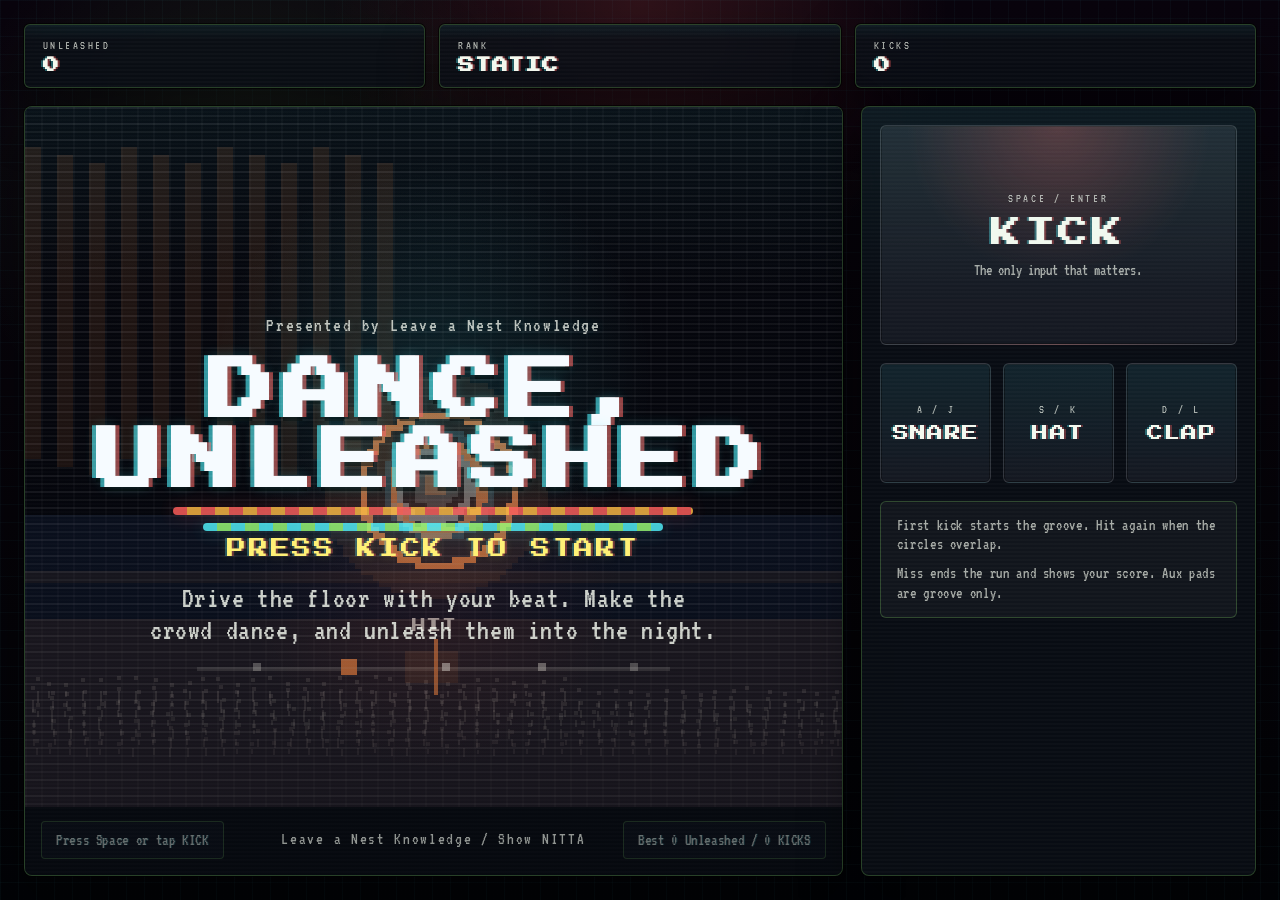
<file: index.html>
<!doctype html>
<html lang="en">
  <head>
    <meta charset="UTF-8" />
    <meta http-equiv="refresh" content="0; url=./src/index.html" />
    <title>dance, unleashed</title>
    <link rel="icon" href="./favicon.svg" type="image/svg+xml" />
    <link rel="icon" href="./favicon.png" type="image/png" sizes="32x32" />
    <link rel="shortcut icon" href="./favicon.ico" sizes="any" />
  </head>
  <body>
    <p><a href="./src/index.html">Open dance, unleashed</a></p>
  </body>
</html>
</file>
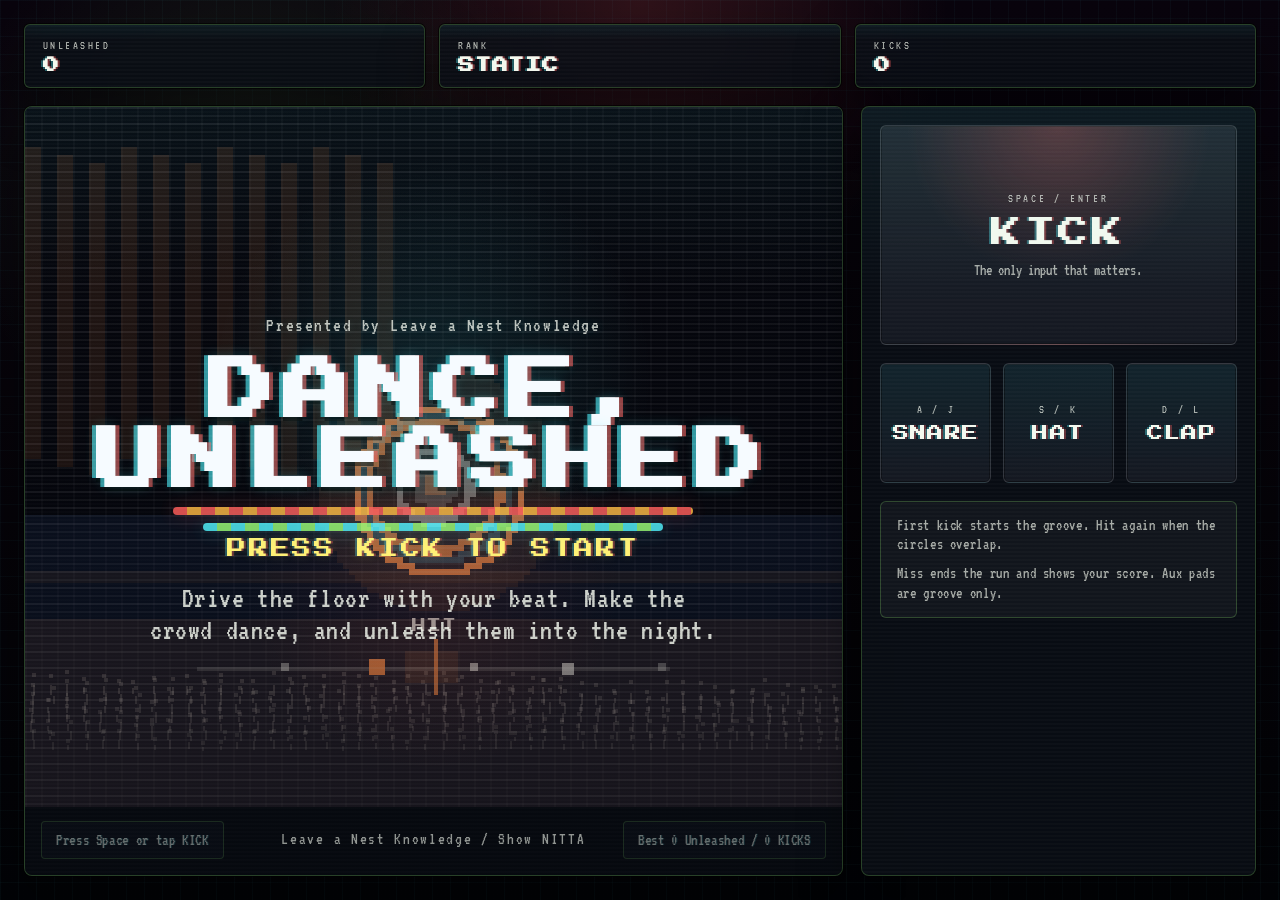
<file: src/index.html>
<!doctype html>
<html lang="en">
  <head>
    <meta charset="UTF-8" />
    <meta
      name="viewport"
      content="width=device-width, initial-scale=1.0, viewport-fit=cover"
    />
    <title>dance, unleashed</title>
    <link rel="icon" href="../favicon.svg" type="image/svg+xml" />
    <link rel="icon" href="../favicon.png" type="image/png" sizes="32x32" />
    <link rel="shortcut icon" href="../favicon.ico" sizes="any" />
    <link rel="stylesheet" href="./styles.css" />
  </head>
  <body>
    <div class="app-shell">
      <header class="hud">
        <div class="hud-card">
          <span class="hud-label">Unleashed</span>
          <strong id="crowdValue">0</strong>
        </div>
        <div class="hud-card hud-card-center">
          <span class="hud-label">Rank</span>
          <strong id="rankValue">STATIC</strong>
        </div>
        <div class="hud-card">
          <span class="hud-label">Kicks</span>
          <strong id="streakValue">0</strong>
        </div>
      </header>

      <main class="stage-layout">
        <section class="stage-panel">
          <canvas id="stage" width="1280" height="720" aria-label="Game stage"></canvas>
          <div class="stage-overlay" id="stageOverlay">
            <p class="overlay-kicker" id="overlayKicker">Neon Groove Ritual</p>
            <p class="title-byline">Presented by Leave a Nest Knowledge</p>
            <h1 class="overlay-title" id="overlayTitle">dance, unleashed</h1>
            <div class="title-chrome" id="titleChrome" aria-hidden="true">
              <div class="title-stripe title-stripe-hot"></div>
              <div class="title-stripe title-stripe-cool"></div>
              <p class="title-press">PRESS KICK TO START</p>
            </div>
            <p class="overlay-body" id="overlayBody">
              Drive the floor with your beat. Make the crowd dance, and unleash them into the night.
            </p>
            <p class="overlay-credit" id="overlayCredit">Leave a Nest Knowledge / Show NITTA</p>
          </div>
          <div class="status-strip">
            <span class="status-pill" id="judgementValue">Press Space or tap KICK</span>
            <span class="status-pill" id="bestValue">Best 0 Unleashed / 0 KICKS</span>
          </div>
        </section>

        <aside class="control-panel">
          <button class="kick-pad" id="kickPad" type="button">
            <span class="pad-key">Space / Enter</span>
            <span class="pad-name">KICK</span>
            <span class="pad-copy">The only input that matters.</span>
          </button>

          <div class="perc-grid">
            <button class="perc-pad" data-percussion="snare" type="button">
              <span class="pad-key">A / J</span>
              <span class="pad-name">SNARE</span>
            </button>
            <button class="perc-pad" data-percussion="hat" type="button">
              <span class="pad-key">S / K</span>
              <span class="pad-name">HAT</span>
            </button>
            <button class="perc-pad" data-percussion="clap" type="button">
              <span class="pad-key">D / L</span>
              <span class="pad-name">CLAP</span>
            </button>
          </div>

          <div class="info-panel">
            <p class="info-line">First kick starts the groove. Hit again when the circles overlap.</p>
            <p class="info-line">Miss ends the run and shows your score. Aux pads are groove only.</p>
          </div>
        </aside>
      </main>
    </div>

    <script type="module" src="./main.js"></script>
  </body>
</html>
</file>
<file: src/styles.css>
@import url("https://fonts.googleapis.com/css2?family=Press+Start+2P&family=VT323&display=swap");

:root {
  --bg-top: #09040d;
  --bg-bottom: #020306;
  --panel: rgba(10, 14, 22, 0.86);
  --panel-strong: rgba(13, 18, 28, 0.96);
  --line: rgba(153, 255, 120, 0.22);
  --line-dark: rgba(0, 0, 0, 0.6);
  --text: #f4f9ef;
  --muted: rgba(244, 249, 239, 0.66);
  --hot: #ff5e5b;
  --hot-soft: rgba(255, 94, 91, 0.38);
  --acid: #9aff78;
  --acid-soft: rgba(154, 255, 120, 0.22);
  --cool: #52f5ff;
  --cool-soft: rgba(82, 245, 255, 0.18);
  --panel-shadow: 0 0 0 1px rgba(0, 0, 0, 0.65), 0 24px 60px rgba(0, 0, 0, 0.45);
  --edge-shadow: inset 0 1px 0 rgba(255, 255, 255, 0.05), inset 0 0 0 1px rgba(0, 0, 0, 0.36);
}

* {
  box-sizing: border-box;
}

html,
body {
  margin: 0;
  min-height: 100%;
}

body {
  background:
    linear-gradient(rgba(82, 245, 255, 0.03) 1px, transparent 1px),
    linear-gradient(90deg, rgba(82, 245, 255, 0.03) 1px, transparent 1px),
    radial-gradient(circle at top, rgba(255, 94, 91, 0.16), transparent 28%),
    radial-gradient(circle at 20% 20%, rgba(154, 255, 120, 0.1), transparent 24%),
    linear-gradient(180deg, var(--bg-top), var(--bg-bottom));
  background-size: 18px 18px, 18px 18px, auto, auto, auto;
  color: var(--text);
  font-family: "VT323", monospace;
  letter-spacing: 0.04em;
  overflow: hidden;
}

button {
  font: inherit;
  color: inherit;
}

.app-shell {
  min-height: 100vh;
  padding: 24px;
  display: grid;
  grid-template-rows: auto 1fr;
  gap: 18px;
}

.hud {
  display: grid;
  grid-template-columns: repeat(3, minmax(0, 1fr));
  gap: 14px;
}

.hud-card {
  padding: 14px 18px;
  background: var(--panel);
  border: 1px solid var(--line);
  border-radius: 6px;
  box-shadow: var(--panel-shadow);
  backdrop-filter: blur(8px);
  display: grid;
  gap: 6px;
  position: relative;
  overflow: hidden;
}

.hud-card::before,
.stage-panel::before,
.control-panel::before {
  content: "";
  position: absolute;
  inset: 0;
  pointer-events: none;
  background:
    linear-gradient(180deg, rgba(82, 245, 255, 0.06), transparent 24%),
    repeating-linear-gradient(
      180deg,
      rgba(255, 255, 255, 0.02),
      rgba(255, 255, 255, 0.02) 2px,
      transparent 2px,
      transparent 4px
    );
}

.hud-card strong {
  font-family: "Press Start 2P", monospace;
  font-size: clamp(1rem, 1.2vw, 1.3rem);
  line-height: 1;
  text-shadow:
    2px 0 0 rgba(255, 94, 91, 0.45),
    -2px 0 0 rgba(82, 245, 255, 0.34);
}

.hud-card-center {
  align-content: start;
}

.hud-label {
  font-size: 0.78rem;
  text-transform: uppercase;
  letter-spacing: 0.2em;
  color: var(--muted);
}

.stage-layout {
  min-height: 0;
  display: grid;
  grid-template-columns: minmax(0, 1.45fr) minmax(300px, 0.7fr);
  gap: 18px;
}

.stage-panel,
.control-panel {
  min-height: 0;
  background: var(--panel);
  border: 1px solid var(--line);
  border-radius: 8px;
  box-shadow: var(--panel-shadow);
  backdrop-filter: blur(10px);
  position: relative;
  overflow: hidden;
}

.stage-panel {
  display: grid;
  grid-template-rows: 1fr auto;
}

#stage {
  width: 100%;
  height: 100%;
  display: block;
  background:
    linear-gradient(180deg, rgba(99, 213, 255, 0.06), transparent 18%),
    repeating-linear-gradient(
      90deg,
      rgba(99, 213, 255, 0.06),
      rgba(99, 213, 255, 0.06) 8px,
      transparent 8px,
      transparent 16px
    ),
    repeating-linear-gradient(
      180deg,
      rgba(255, 255, 255, 0.025),
      rgba(255, 255, 255, 0.025) 4px,
      transparent 4px,
      transparent 8px
    ),
    linear-gradient(180deg, #04070e 0%, #060b15 44%, #020305 100%);
  touch-action: manipulation;
  image-rendering: pixelated;
}

.stage-overlay {
  position: absolute;
  inset: 0;
  display: grid;
  place-content: center;
  justify-items: center;
  gap: 8px;
  padding: 40px;
  text-align: center;
  pointer-events: none;
  transition: opacity 180ms ease;
}

.stage-overlay[data-mode="title"] {
  gap: 14px;
  background:
    radial-gradient(circle at 50% 35%, rgba(82, 245, 255, 0.12), transparent 34%),
    radial-gradient(circle at 50% 62%, rgba(255, 94, 91, 0.08), transparent 30%),
    linear-gradient(180deg, rgba(3, 5, 10, 0.16), rgba(3, 5, 10, 0.42));
}

.overlay-kicker {
  display: none;
}

.overlay-title {
  margin: 0;
  font-family: "Press Start 2P", monospace;
  font-size: clamp(1.4rem, 3vw, 2.4rem);
  line-height: 1.18;
  letter-spacing: 0.06em;
  text-transform: uppercase;
  text-shadow:
    3px 0 0 rgba(255, 94, 91, 0.45),
    -3px 0 0 rgba(82, 245, 255, 0.38);
}

.stage-overlay[data-mode="title"] .overlay-title {
  font-size: clamp(2rem, 5.2vw, 4.3rem);
  line-height: 1.05;
  letter-spacing: 0.12em;
  color: #f6fbff;
  text-shadow:
    0 0 12px rgba(82, 245, 255, 0.2),
    4px 0 0 rgba(255, 94, 91, 0.58),
    -4px 0 0 rgba(82, 245, 255, 0.58),
    0 4px 0 rgba(0, 0, 0, 0.55);
}

.title-chrome {
  display: none;
}

.title-byline {
  display: none;
}

.stage-overlay[data-mode="title"] .title-byline {
  display: block;
  margin: -20px 0 8px;
  color: rgba(244, 249, 239, 0.76);
  font-family: "VT323", monospace;
  letter-spacing: 0.08em;
  font-size: clamp(1rem, 1.5vw, 1.25rem);
  text-transform: none;
  text-shadow: 0 0 10px rgba(82, 245, 255, 0.12);
}

.stage-overlay[data-mode="title"] .title-chrome {
  display: grid;
  gap: 8px;
  justify-items: center;
  margin-top: -4px;
}

.title-stripe {
  height: 8px;
  width: min(72vw, 520px);
  border-radius: 999px;
  opacity: 0.9;
}

.title-stripe-hot {
  background:
    repeating-linear-gradient(
      90deg,
      rgba(255, 94, 91, 0.92),
      rgba(255, 94, 91, 0.92) 14px,
      rgba(255, 184, 67, 0.92) 14px,
      rgba(255, 184, 67, 0.92) 28px
    );
  box-shadow: 0 0 18px rgba(255, 94, 91, 0.28);
}

.title-stripe-cool {
  width: min(64vw, 460px);
  background:
    repeating-linear-gradient(
      90deg,
      rgba(82, 245, 255, 0.9),
      rgba(82, 245, 255, 0.9) 14px,
      rgba(154, 255, 120, 0.9) 14px,
      rgba(154, 255, 120, 0.9) 28px
    );
  box-shadow: 0 0 18px rgba(82, 245, 255, 0.22);
}

.title-press {
  margin: 0;
  text-transform: uppercase;
}

.title-press {
  font-family: "Press Start 2P", monospace;
  font-size: clamp(0.9rem, 1.5vw, 1.2rem);
  color: #fff176;
  letter-spacing: 0.14em;
  text-shadow:
    0 0 10px rgba(255, 241, 118, 0.2),
    2px 0 0 rgba(255, 94, 91, 0.4),
    -2px 0 0 rgba(82, 245, 255, 0.28);
  animation: title-blink 1.1s steps(2, end) infinite;
}

.overlay-body {
  margin: 0;
  max-width: 34rem;
  color: var(--muted);
  font-size: clamp(1.1rem, 1.8vw, 1.5rem);
  line-height: 1.3;
}

.stage-overlay[data-mode="title"] .overlay-body {
  max-width: 36rem;
  color: rgba(244, 249, 239, 0.82);
  font-family: "VT323", monospace;
  font-size: clamp(1.45rem, 2.3vw, 1.95rem);
  line-height: 1.1;
  letter-spacing: 0.02em;
  margin-top: 10px;
}

.overlay-credit {
  display: none;
}

.stage-overlay[data-mode="title"] .overlay-credit {
  display: block;
  position: absolute;
  left: 50%;
  bottom: 28px;
  transform: translateX(-50%);
  margin: 0;
  color: rgba(244, 249, 239, 0.58);
  font-family: "VT323", monospace;
  letter-spacing: 0.1em;
  font-size: 1.05rem;
  text-transform: none;
}

.status-strip {
  padding: 14px 16px 16px;
  display: flex;
  justify-content: space-between;
  gap: 12px;
  flex-wrap: wrap;
}

.status-pill {
  padding: 10px 14px;
  background: var(--panel-strong);
  border-radius: 4px;
  border: 1px solid var(--line);
  color: var(--muted);
  font-size: 1rem;
  text-shadow: 1px 0 0 rgba(82, 245, 255, 0.22);
}

.control-panel {
  padding: 18px;
  display: grid;
  gap: 18px;
  align-content: start;
}

.kick-pad,
.perc-pad {
  border: 1px solid rgba(255, 255, 255, 0.12);
  border-radius: 6px;
  background:
    linear-gradient(180deg, rgba(82, 245, 255, 0.08), rgba(255, 255, 255, 0.03)),
    var(--panel-strong);
  box-shadow: var(--edge-shadow);
  cursor: pointer;
  transition:
    transform 90ms ease,
    border-color 120ms ease,
    box-shadow 120ms ease,
    background 120ms ease;
  touch-action: manipulation;
}

.kick-pad:hover,
.perc-pad:hover {
  border-color: rgba(255, 255, 255, 0.24);
}

.kick-pad:active,
.kick-pad.is-active,
.perc-pad:active,
.perc-pad.is-active {
  transform: translateY(1px) scale(0.99);
}

.kick-pad {
  min-height: 220px;
  padding: 24px;
  display: grid;
  align-content: center;
  justify-items: center;
  gap: 10px;
  background:
    radial-gradient(circle at top, rgba(255, 94, 91, 0.24), transparent 54%),
    linear-gradient(180deg, rgba(255, 255, 255, 0.08), rgba(255, 255, 255, 0.03)),
    var(--panel-strong);
}

.pad-key {
  font-size: 0.78rem;
  letter-spacing: 0.22em;
  text-transform: uppercase;
  color: var(--muted);
}

.pad-name {
  font-family: "Press Start 2P", monospace;
  font-size: clamp(1.3rem, 2.4vw, 2rem);
  line-height: 1.25;
  letter-spacing: 0.08em;
  text-transform: uppercase;
  text-shadow:
    2px 0 0 rgba(255, 94, 91, 0.35),
    -2px 0 0 rgba(82, 245, 255, 0.35);
}

.pad-copy {
  color: var(--muted);
  font-size: 1rem;
}

.perc-grid {
  display: grid;
  grid-template-columns: repeat(3, minmax(0, 1fr));
  gap: 12px;
}

.perc-pad {
  min-height: 120px;
  padding: 16px 12px;
  display: grid;
  justify-items: center;
  align-content: center;
  gap: 8px;
}

.perc-pad .pad-name {
  font-size: 1rem;
}

.info-panel {
  padding: 14px 16px;
  border-radius: 6px;
  border: 1px solid var(--line);
  background:
    rgba(255, 255, 255, 0.04);
  display: grid;
  gap: 10px;
}

.info-line {
  margin: 0;
  color: var(--muted);
  line-height: 1.2;
  font-size: 1rem;
}

@media (max-width: 980px) {
  body {
    overflow: auto;
  }

  .app-shell {
    min-height: auto;
    padding: 16px;
    gap: 14px;
  }

  .stage-layout {
    grid-template-columns: 1fr;
  }

  .stage-panel {
    min-height: min(68svh, 720px);
  }

  .control-panel {
    grid-template-columns: 1fr;
  }
}

@media (max-width: 720px) {
  .app-shell {
    padding: 10px;
    gap: 10px;
  }

  .hud {
    grid-template-columns: repeat(3, minmax(0, 1fr));
    gap: 8px;
  }

  .hud-card {
    padding: 10px 10px 9px;
    gap: 4px;
  }

  .hud-card strong {
    font-size: clamp(0.72rem, 3.2vw, 0.92rem);
  }

  .hud-label {
    font-size: 0.58rem;
    letter-spacing: 0.12em;
  }

  .stage-layout {
    gap: 10px;
  }

  .stage-panel {
    min-height: 58svh;
  }

  #stage {
    min-height: 50svh;
  }

  .stage-overlay {
    padding: 18px 16px 58px;
  }

  .stage-overlay[data-mode="title"] {
    gap: 10px;
  }

  .stage-overlay[data-mode="title"] .overlay-title {
    font-size: clamp(1.6rem, 9vw, 2.7rem);
    line-height: 0.98;
    letter-spacing: 0.08em;
  }

  .stage-overlay[data-mode="title"] .title-byline {
    margin: -6px 0 2px;
    font-size: 0.98rem;
    letter-spacing: 0.05em;
  }

  .title-stripe {
    width: min(82vw, 360px);
    height: 6px;
  }

  .title-stripe-cool {
    width: min(74vw, 320px);
  }

  .title-press {
    font-size: clamp(0.72rem, 3.8vw, 0.92rem);
    letter-spacing: 0.08em;
  }

  .stage-overlay[data-mode="title"] .overlay-body {
    max-width: 17rem;
    margin-top: 6px;
    font-size: clamp(1.05rem, 4.7vw, 1.28rem);
    line-height: 1.04;
  }

  .stage-overlay[data-mode="title"] .overlay-credit {
    bottom: 14px;
    width: calc(100% - 24px);
    text-align: center;
    font-size: 0.9rem;
    letter-spacing: 0.05em;
  }

  .status-strip {
    padding: 10px 10px 12px;
    gap: 8px;
  }

  .status-pill {
    flex: 1 1 100%;
    padding: 8px 10px;
    font-size: 0.9rem;
  }

  .control-panel {
    gap: 10px;
    padding: 12px;
  }

  .kick-pad {
    min-height: 96px;
    padding: 16px 12px;
    gap: 6px;
  }

  .kick-pad .pad-name {
    font-size: clamp(1rem, 6vw, 1.45rem);
  }

  .kick-pad .pad-copy {
    font-size: 0.9rem;
  }

  .perc-grid {
    grid-template-columns: 1fr 1fr 1fr;
    gap: 8px;
  }

  .perc-pad {
    min-height: 84px;
    padding: 12px 8px;
    gap: 6px;
  }

  .perc-pad .pad-name {
    font-size: 0.82rem;
  }

  .pad-key {
    font-size: 0.62rem;
    letter-spacing: 0.12em;
  }

  .info-panel {
    display: none;
  }
}

@media (max-width: 420px) {
  .stage-panel {
    min-height: 56svh;
  }

  #stage {
    min-height: 48svh;
  }

  .stage-overlay[data-mode="title"] .overlay-title {
    font-size: clamp(1.45rem, 10vw, 2.3rem);
  }

  .stage-overlay[data-mode="title"] .overlay-body {
    max-width: 15rem;
    font-size: clamp(0.98rem, 4.4vw, 1.12rem);
  }
}

@keyframes title-blink {
  0%,
  48% {
    opacity: 1;
  }

  50%,
  100% {
    opacity: 0.35;
  }
}
</file>
